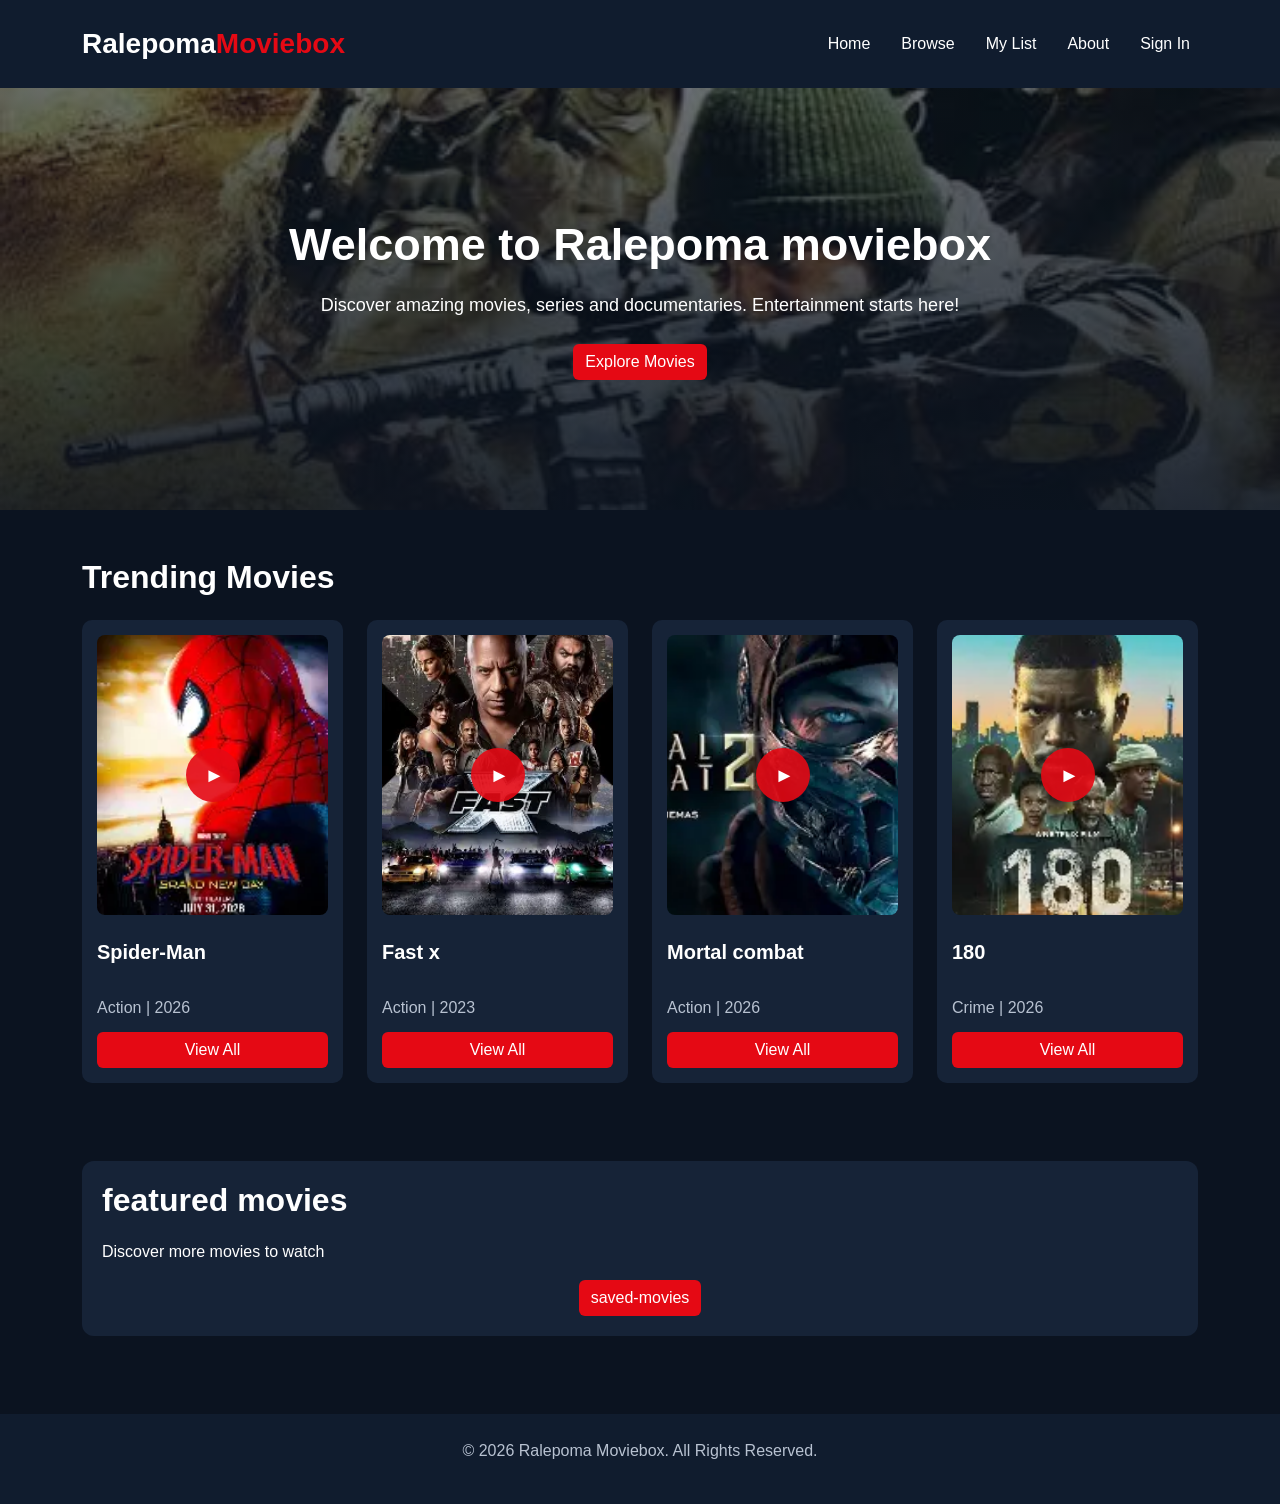
<file: index.html>
<!DOCTYPE html>
<html lang="en">

<head>

    <meta charset="UTF-8">
    <meta name="viewport" content="width=device-width, initial-scale=1.0">


    <title>Group E - Home</title>

    <!-- Bootstrap CSS -->
    <link href="https://cdn.jsdelivr.net/npm/bootstrap@5.3.3/dist/css/bootstrap.min.css" rel="stylesheet">

    <!-- My CSS -->
    <link rel="stylesheet" href="style.css">
</head>

<body>

    <!-- Navigation bar -->
    <nav class="navbar navbar-expand-lg navbar-dark">

        <div class="container">

            <a class="navbar-brand" href="index.html">
                Ralepoma<span>Moviebox</span>
            </a>

            <button class="navbar-toggler" type="button" data-bs-toggle="collapse" data-bs-target="#menu">

                <span class="navbar-toggler-icon"></span>

            </button>

            <div class="collapse navbar-collapse" id="menu">

                <ul class="navbar-nav ms-auto">

                    <li class="nav-item">
                        <a class="nav-link" href="index.html">Home</a>
                    </li>

                    <li class="nav-item">
                        <a class="nav-link" href="browse.html">Browse</a>
                    </li>

                    <li class="nav-item">
                        <a class="nav-link" href="mylist.html">My List</a>
                    </li>

                    <li class="nav-item">
                        <a class="nav-link" href="about.html">About</a>
                    </li>

                    <li class="nav-item">
                        <a class="nav-link" href="account.html">Sign In</a>
                    </li>

                </ul>

            </div>

        </div>

    </nav>


    <!-- Hero section -->
    <section class="hero">

        <div class="container">

            <h1>Welcome to Ralepoma moviebox</h1>

            <p>
                Discover amazing movies, series and documentaries.
                Entertainment starts here!
            </p>

            <a href="browse.html" class="btn btn-danger">
                Explore Movies
            </a>

        </div>

    </section>


    <!-- Trending section -->
    <section class="container mt-5">

        <h2>Trending Movies</h2>

        <div class="row mt-4">

            <div class="col-md-3">
                <div class="movie-card">
                    <div class="poster-wrapper" data-trailer="SPIDER-MAN.mp4">
                        <img src="spider man.webp" alt="Movie 1">
                        <span class="play-badge">&#9658;</span>
                    </div>
                    <h5>Spider-Man</h5>
                    <p>Action | 2026</p>
                    <a href="browse.html" class="btn btn-danger">
                        View All
                    </a>
                </div>
            </div>

            <div class="col-md-3">
                <div class="movie-card">
                    <div class="poster-wrapper" data-trailer="Fast_X__Part_2__2026__-_Vin_Diesel,_Dwayne_Johnson,_Jason_Statham___Concept_Trailer(360p).mp4">
                        <img src="fast x.webp" alt="Movie 2">
                        <span class="play-badge">&#9658;</span>
                    </div>
                    <h5>Fast x </h5>
                    <p>Action | 2023</p>
                    <a href="browse.html" class="btn btn-danger">
                        View All
                    </a>
                </div>
            </div>

            <div class="col-md-3">
                <div class="movie-card">
                    <div class="poster-wrapper" data-trailer="Mortal_Kombat_II___Official_Trailer_II(480p).mp4">
                        <img src="mortal combat.webp" alt="Movie 3">
                        <span class="play-badge">&#9658;</span>
                    </div>
                    <h5>Mortal combat</h5>
                    <p>Action | 2026</p>
                    <a href="browse.html" class="btn btn-danger">
                        View All
                    </a>
                </div>
            </div>

            <div class="col-md-3">
                <div class="movie-card">
                    <div class="poster-wrapper" data-trailer="iNumber_Number_-_G8(720p).mp4">
                        <img src="180.webp" alt="Movie 4">
                        <span class="play-badge">&#9658;</span>
                    </div>
                    <h5>180</h5>
                    <p>Crime | 2026</p>
                    <a href="browse.html" class="btn btn-danger">
                        View All
                    </a>
                </div>
            </div>

        </div>

    </section>

    <section class="container mt-5">
        <div class="large-container">
            <h2>featured movies</h2>
            <p>Discover more movies to watch</p>

            <center><a href="mylist.html" class="btn btn-danger">
                saved-movies
            </a></center>

        </div>
    </section>


    <!-- Footer -->
    <footer class="footer mt-5">

        <p>© 2026 Ralepoma Moviebox. All Rights Reserved.</p>

    </footer>


    <!-- Bootstrap JavaScript -->
    <script src="https://cdn.jsdelivr.net/npm/bootstrap@5.3.3/dist/js/bootstrap.bundle.min.js"></script>

    <script src="script.js"></script>

</body>

</html>
</file>
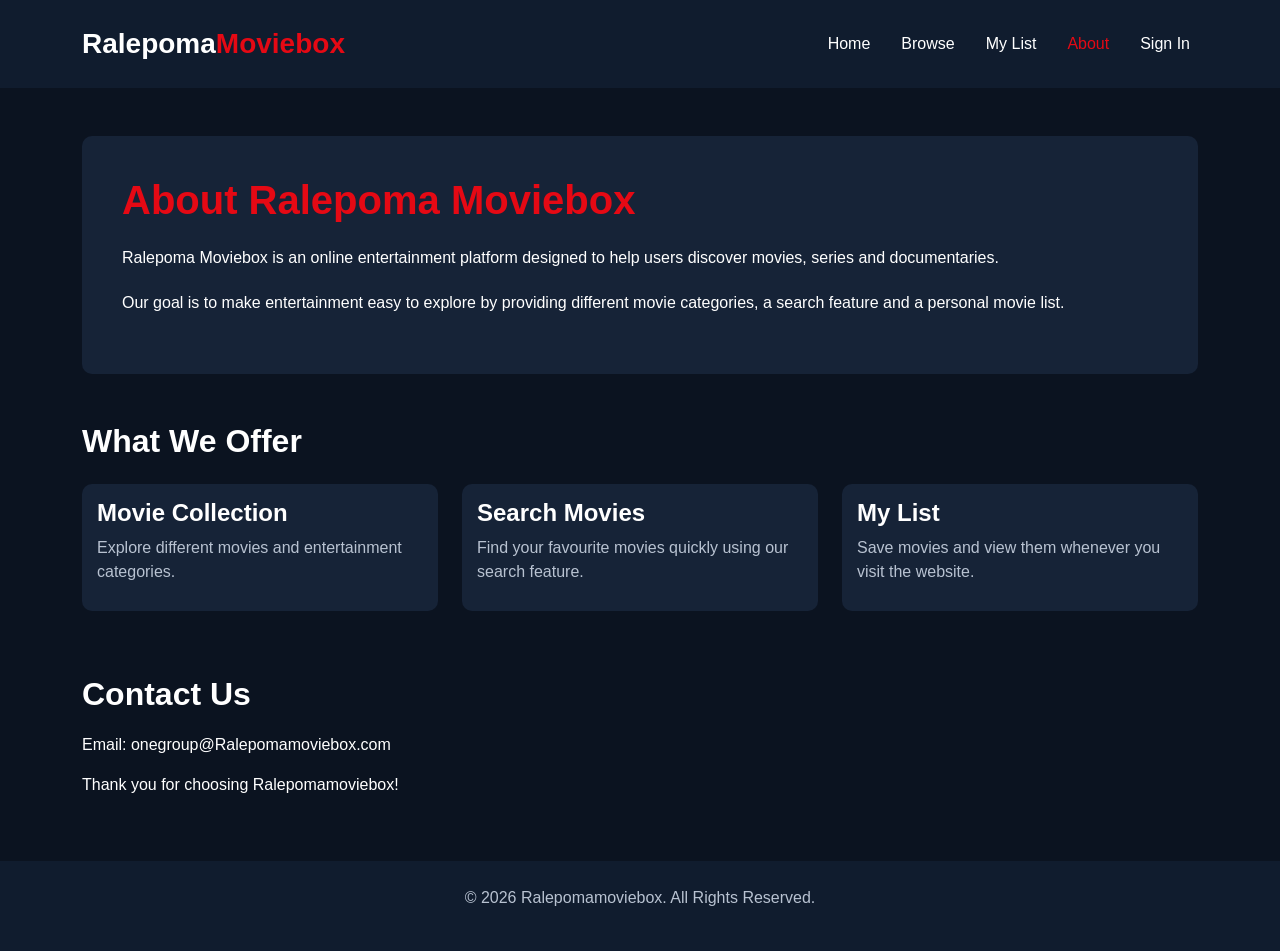
<file: about.html>
<!DOCTYPE html>
<html lang="en">

<head>

    <meta charset="UTF-8">
    <meta name="viewport" content="width=device-width, initial-scale=1.0">


    <title>Group E - About Us</title>

    <!-- Bootstrap CSS -->
    <link href="https://cdn.jsdelivr.net/npm/bootstrap@5.3.3/dist/css/bootstrap.min.css" rel="stylesheet">

    <!-- My CSS -->
    <link rel="stylesheet" href="style.css">
</head>

<body>

    <!-- Navigation bar -->
    <nav class="navbar navbar-expand-lg navbar-dark">

        <div class="container">

            <a class="navbar-brand" href="index.html">
                Ralepoma<span>Moviebox</span>
            </a>

            <button class="navbar-toggler" type="button"
                data-bs-toggle="collapse" data-bs-target="#menu">

                <span class="navbar-toggler-icon"></span>
            </button>

            <div class="collapse navbar-collapse" id="menu">

                <ul class="navbar-nav ms-auto">

                    <li class="nav-item">
                        <a class="nav-link" href="index.html">Home</a>
                    </li>

                    <li class="nav-item">
                        <a class="nav-link" href="browse.html">Browse</a>
                    </li>

                    <li class="nav-item">
                        <a class="nav-link" href="mylist.html">My List</a>
                    </li>

                    <li class="nav-item">
                        <a class="nav-link active" href="about.html">About</a>
                    </li>

                    <li class="nav-item">
                        <a class="nav-link" href="account.html">Sign In</a>
                    </li>

                </ul>
            </div>
        </div>
    </nav>


    <!-- About section -->
    <section class="container mt-5">

        <div class="about-content">

            <h1>About Ralepoma Moviebox</h1>

            <p>
                Ralepoma Moviebox is an online entertainment platform
                designed to help users discover movies,
                series and documentaries.
            </p>

            <p>
                Our goal is to make entertainment easy to explore
                by providing different movie categories,
                a search feature and a personal movie list.
            </p>

        </div>

    </section>


    <!-- Our services -->
    <section class="container mt-5">

        <h2>What We Offer</h2>

        <div class="row mt-4">

            <div class="col-md-4 mb-3">
                <div class="movie-card">
                    <h4>Movie Collection</h4>
                    <p>
                        Explore different movies and
                        entertainment categories.
                    </p>
                </div>
            </div>

            <div class="col-md-4 mb-3">
                <div class="movie-card">
                    <h4>Search Movies</h4>
                    <p>
                        Find your favourite movies
                        quickly using our search feature.
                    </p>
                </div>
            </div>

            <div class="col-md-4 mb-3">
                <div class="movie-card">
                    <h4>My List</h4>
                    <p>
                        Save movies and view them
                        whenever you visit the website.
                    </p>
                </div>
            </div>

        </div>

    </section>


    <!-- Contact section -->
    <section class="container mt-5">

        <h2>Contact Us</h2>

        <p>Email: onegroup@Ralepomamoviebox.com</p>

        <p>Thank you for choosing Ralepomamoviebox!</p>

    </section>


    <!-- Footer -->
    <footer class="footer mt-5">

        <p>© 2026 Ralepomamoviebox. All Rights Reserved.</p>

    </footer>


    <!-- Bootstrap JavaScript -->
    <script src="https://cdn.jsdelivr.net/npm/bootstrap@5.3.3/dist/js/bootstrap.bundle.min.js"></script>

    <script src="script.js"></script>

</body>
</html>
</file>
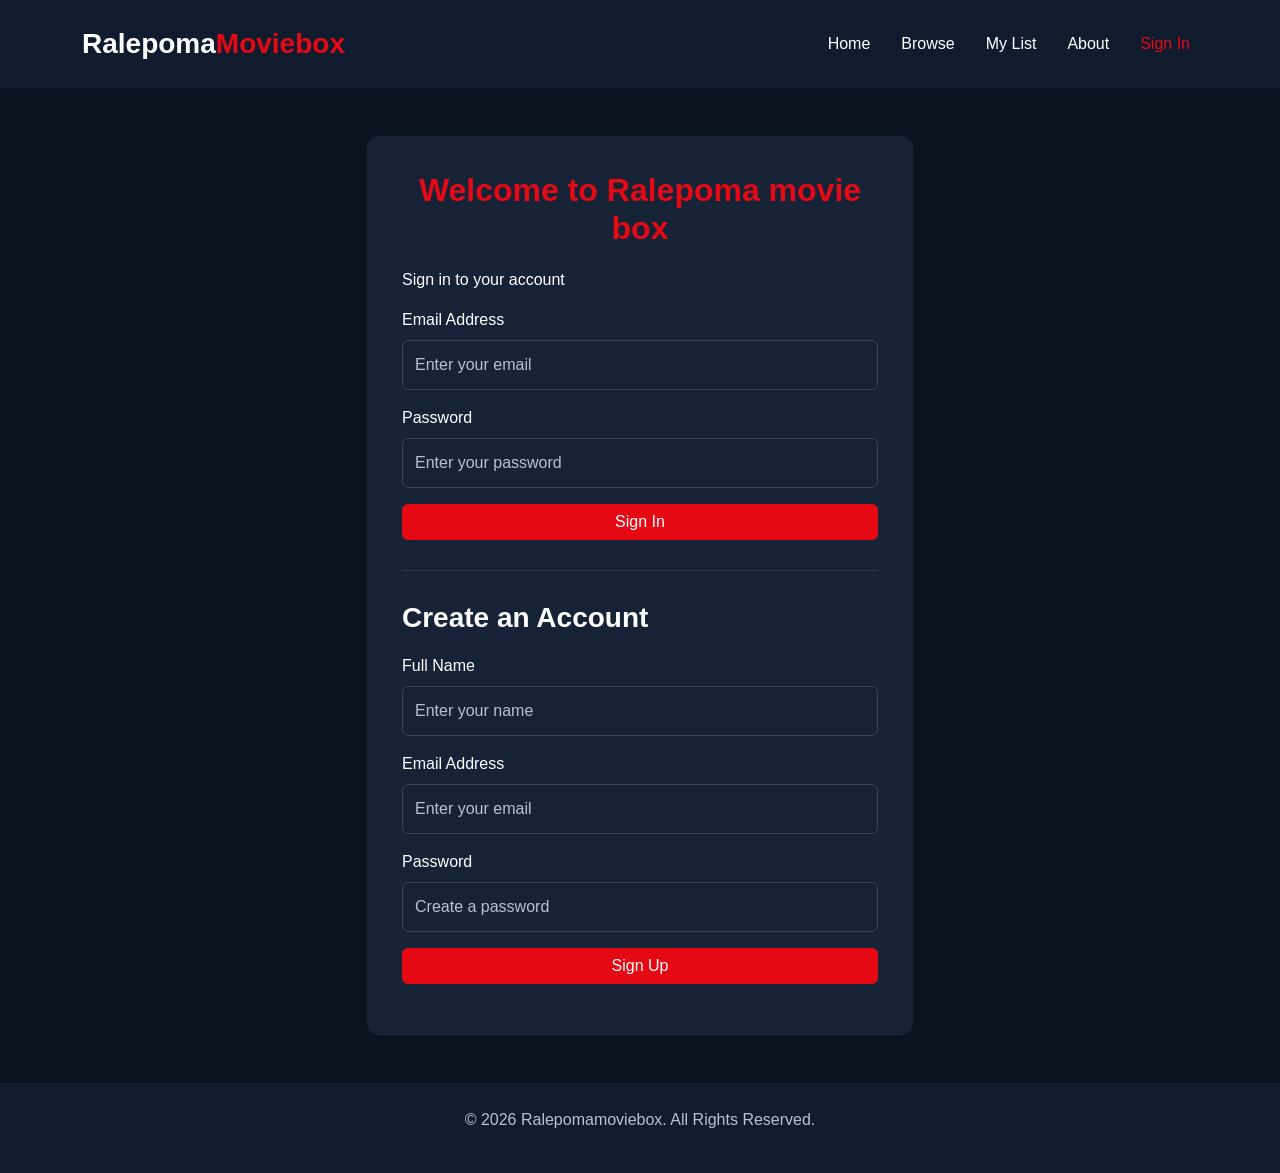
<file: account.html>
<!DOCTYPE html>
<html lang="en">

<head>
    <meta charset="UTF-8">
    <meta name="viewport" content="width=device-width, initial-scale=1.0">
    <title>Group E - Account</title>

    <!-- Bootstrap CSS -->
    <link href="https://cdn.jsdelivr.net/npm/bootstrap@5.3.3/dist/css/bootstrap.min.css" rel="stylesheet">

    <!-- My CSS -->
    <link rel="stylesheet" href="style.css">
</head>

<body>

    <!-- Navigation bar -->
    <nav class="navbar navbar-expand-lg navbar-dark">
        <div class="container">
            <a class="navbar-brand" href="index.html">
                Ralepoma<span>Moviebox</span>
            </a>

            <button class="navbar-toggler" type="button" data-bs-toggle="collapse" data-bs-target="#menu">
                <span class="navbar-toggler-icon"></span>
            </button>

            <div class="collapse navbar-collapse" id="menu">
                <ul class="navbar-nav ms-auto">
                    <li class="nav-item"><a class="nav-link" href="index.html">Home</a></li>
                    <li class="nav-item"><a class="nav-link" href="browse.html">Browse</a></li>
                    <li class="nav-item"><a class="nav-link" href="mylist.html">My List</a></li>
                    <li class="nav-item"><a class="nav-link" href="about.html">About</a></li>
                    <li class="nav-item"><a class="nav-link active" id="authLink" href="account.html">Sign In</a></li>
                </ul>
            </div>
        </div>
    </nav>


    <!-- Account section -->
    <section class="container mt-5 mb-5">
        <div class="row justify-content-center">
            <div class="col-md-6">
                <div class="account-box">

                    <h2>Welcome to Ralepoma movie box</h2>
                    <p>Sign in to your account</p>

                    <!-- Sign In Form -->
                    <form id="loginForm">
                        <div class="mb-3">
                            <label class="form-label">Email Address</label>
                            <input type="email" id="loginEmail" class="form-control" placeholder="Enter your email" name="Email" maxlength="40" required>
                        </div>

                        <div class="mb-3">
                            <label class="form-label">Password</label>
                            <input type="password" id="loginPassword" class="form-control" minlength="8" maxlength="15" name="password" placeholder="Enter your password" required>
                        </div>

                        <button type="submit" class="btn btn-danger w-100">
                            Sign In
                        </button>
                    </form>


                    <hr>


                    <!-- Sign Up Form -->
                    <h3>Create an Account</h3>

                    <form id="registerForm">
                        <div class="mb-3">
                            <label class="form-label">Full Name</label>
                            <input type="text" id="fullName" class="form-control" placeholder="Enter your name" name="Fullname" minlength="3" maxlength="50" required>
                        </div>

                        <div class="mb-3">
                            <label class="form-label">Email Address</label>
                            <input type="email" id="registerEmail" class="form-control" placeholder="Enter your email" maxlength="40" name="Email" required>
                        </div>

                        <div class="mb-3">
                            <label class="form-label">Password</label>
                            <input type="password" id="registerPassword" class="form-control" minlength="8" maxlength="15" name="password" placeholder="Create a password" required>
                        </div>

                        <button type="submit" class="btn btn-danger w-100">
                            Sign Up
                        </button>
                    </form>

                    <p id="accountMessage" class="mt-3"></p>

                </div>
            </div>
        </div>
    </section>


    <!-- Footer -->
    <footer class="footer">
        <p>© 2026 Ralepomamoviebox. All Rights Reserved.</p>
    </footer>


    <!-- Bootstrap JavaScript -->
    <script src="https://cdn.jsdelivr.net/npm/bootstrap@5.3.3/dist/js/bootstrap.bundle.min.js"></script>
    <script src="script.js"></script>

</body>

</html>
</file>
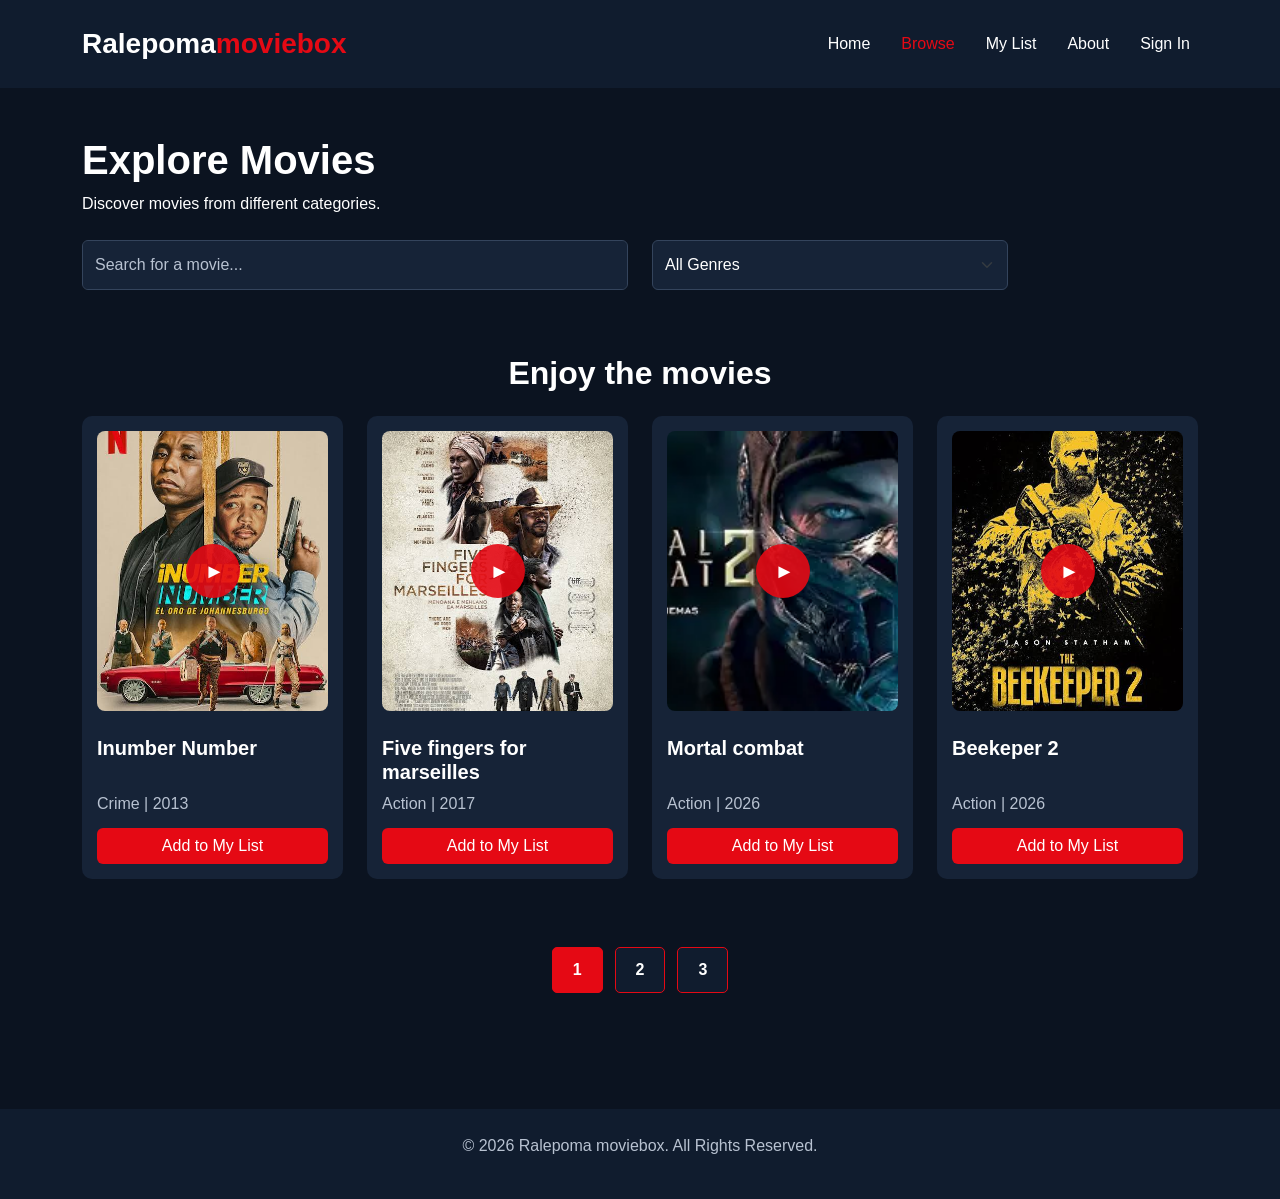
<file: browse.html>
<!DOCTYPE html>
<html lang="en">

<head>

    <meta charset="UTF-8">
    <meta name="viewport" content="width=device-width, initial-scale=1.0">

    <title>Group E - Browse</title>

    <!-- Bootstrap CSS -->
    <link href="https://cdn.jsdelivr.net/npm/bootstrap@5.3.3/dist/css/bootstrap.min.css" rel="stylesheet">

    <!-- My CSS -->
    <link rel="stylesheet" href="style.css">

</head>

<body>

    <!-- Navigation bar -->
    <nav class="navbar navbar-expand-lg navbar-dark">
        <div class="container">

            <a class="navbar-brand" href="index.html">
                Ralepoma<span>moviebox</span>
            </a>

            <button class="navbar-toggler" type="button"
                data-bs-toggle="collapse" data-bs-target="#menu">

                <span class="navbar-toggler-icon"></span>
            </button>

            <div class="collapse navbar-collapse" id="menu">

                <ul class="navbar-nav ms-auto">

                    <li class="nav-item">
                        <a class="nav-link" href="index.html">Home</a>
                    </li>

                    <li class="nav-item">
                        <a class="nav-link active" href="browse.html">Browse</a>
                    </li>

                    <li class="nav-item">
                        <a class="nav-link" href="mylist.html">My List</a>
                    </li>

                    <li class="nav-item">
                        <a class="nav-link" href="about.html">About</a>
                    </li>

                    <li class="nav-item">
                        <a class="nav-link" href="account.html">Sign In</a>
                    </li>

                </ul>
            </div>
        </div>
    </nav>


    <!-- Browse heading -->
    <section class="container mt-5">

        <h1>Explore Movies</h1>

        <p>Discover movies from different categories.</p>

        <!-- Search box -->
        <div class="row mt-4">

            <div class="col-md-6 mb-3">

                <input type="text" id="searchInput"
                    class="form-control"
                    placeholder="Search for a movie...">

            </div>

            <div class="col-md-4 mb-3">

                <select id="genreFilter" class="form-select">

                    <option value="all">All Genres</option>
                    <option value="Action">Action</option>
                    <option value="Drama">Drama</option>
                    <option value="Documentaries">Documentaries</option>
                    <option value="Romances">Romance</option>
                    <option value="Comedy">Comedy</option>
                    <option value="Crime">Crime</option>
                    <option value="Horror">Horror</option>

                </select>

            </div>

        </div>

    </section>


    <!-- Movie collection -->
    <section class="container mt-5">

        <h2 class="text-center">Enjoy the movies</h2>

        <!-- ALL MOVIES MUST BE INSIDE THIS ROW -->
        <div class="row mt-4" id="movieContainer">


            <!-- MOVIE 1 -->
            <div class="col-md-3 mb-4">
                <div class="movie-card" data-genre="Crime">
                    <div class="poster-wrapper" data-trailer="iNumber_Number_-_G8(720p).mp4">
                        <img src="inumbernumber.jpg" alt="Inumber Number">
                        <span class="play-badge">&#9658;</span>
                    </div>
                    <h5>Inumber Number</h5>
                    <p>Crime | 2013</p>
                    <button class="btn btn-danger add-btn" data-title="Inumber Number">
                        Add to My List
                    </button>
                </div>
            </div>


            <!-- MOVIE 2 -->
            <div class="col-md-3 mb-4">
                <div class="movie-card" data-genre="Action">
                    <div class="poster-wrapper" data-trailer="‘Five_Fingers_for_Marseilles’_Official_Trailer_HD(1080p).mp4">
                        <img src="fivefingers.jpg" alt="Five fingers for marseilles">
                        <span class="play-badge">&#9658;</span>
                    </div>
                    <h5>Five fingers for marseilles</h5>
                    <p>Action | 2017</p>
                    <button class="btn btn-danger add-btn" data-title="Five fingers for marseilles">
                        Add to My List
                    </button>
                </div>
            </div>


            <!-- MOVIE 3 -->
            <div class="col-md-3 mb-4">
                <div class="movie-card" data-genre="Action">
                    <div class="poster-wrapper" data-trailer="Mortal_Kombat_II___Official_Trailer_II(480p).mp4">
                        <img src="mortal combat.webp" alt="Mortal combat">
                        <span class="play-badge">&#9658;</span>
                    </div>
                    <h5>Mortal combat</h5>
                    <p>Action | 2026</p>
                    <button class="btn btn-danger add-btn" data-title="Mortal combat">
                        Add to My List
                    </button>
                </div>
            </div>


            <!-- MOVIE 4 -->
            <div class="col-md-3 mb-4">
                <div class="movie-card" data-genre="Action">
                    <div class="poster-wrapper" data-trailer="The_Beekeeper_2___Official_Teaser_Trailer(1080p).mp4">
                        <img src="Beekeeper2.jpg" alt="Beekeper 2">
                        <span class="play-badge">&#9658;</span>
                    </div>
                    <h5>Beekeper 2</h5>
                    <p>Action | 2026</p>
                    <button class="btn btn-danger add-btn" data-title="Beekeper 2">
                        Add to My List
                    </button>
                </div>
            </div>


            <!-- MOVIE 5 -->
            <div class="col-md-3 mb-4">
                <div class="movie-card" data-genre="Drama">
                    <div class="poster-wrapper" data-trailer="Bel-Air___Official_Trailer(480p).mp4">
                        <img src="Belair.jpg" alt="Bel-Air">
                        <span class="play-badge">&#9658;</span>
                    </div>
                    <h5>Bel-Air</h5>
                    <p>Drama | 2022-2025</p>
                    <button class="btn btn-danger add-btn" data-title="Bel-Air">
                        Add to My List
                    </button>
                </div>
            </div>


            <!-- MOVIE 6 -->
            <div class="col-md-3 mb-4">
                <div class="movie-card" data-genre="Action">
                    <div class="poster-wrapper" data-trailer="Fast_X__Part_2__2026__-_Vin_Diesel,_Dwayne_Johnson,_Jason_Statham___Concept_Trailer(360p).mp4">
                        <img src="fast x.webp" alt="Fast x">
                        <span class="play-badge">&#9658;</span>
                    </div>
                    <h5>Fast x</h5>
                    <p>Action | 2023</p>
                    <button class="btn btn-danger add-btn" data-title="Fast x">
                        Add to My List
                    </button>
                </div>
            </div>


            <!-- MOVIE 7 -->
            <div class="col-md-3 mb-4">
                <div class="movie-card" data-genre="Horror">
                    <div class="poster-wrapper" data-trailer="Drag_Me_To_Hell__2009__-_Official_Trailer__HD_(480p).mp4">
                        <img src="Dragmetohell.jpg" alt="Drag me to hell">
                        <span class="play-badge">&#9658;</span>
                    </div>
                    <h5>Drag me to hell</h5>
                    <p>Horror | 2009</p>
                    <button class="btn btn-danger add-btn" data-title="Drag me to hell">
                        Add to My List
                    </button>
                </div>
            </div>


            <!-- MOVIE 8 -->
            <div class="col-md-3 mb-4">
                <div class="movie-card" data-genre="Comedy">
                    <div class="poster-wrapper" data-trailer="Man_Vs_Bee___Official_Trailer___Netflix(720p).mp4">
                        <img src="BeevsHuman.jpg" alt="Bee vs Human">
                        <span class="play-badge">&#9658;</span>
                    </div>
                    <h5>Bee vs Human</h5>
                    <p>Comedy | 2020</p>
                    <button class="btn btn-danger add-btn" data-title="Bee vs Human">
                        Add to My List
                    </button>
                </div>
            </div>


            <!-- MOVIE 9 -->
            <div class="col-md-3 mb-4">
                <div class="movie-card" data-genre="Action">
                    <div class="poster-wrapper" data-trailer="John_Wick__Chapter_4.mp4">
                        <img src="jhonwick.jpg" alt="John-Wick">
                        <span class="play-badge">&#9658;</span>
                    </div>
                    <h5>John-Wick</h5>
                    <p>Action | 2022-2025</p>
                    <button class="btn btn-danger add-btn" data-title="John-Wick">
                        Add to My List
                    </button>
                </div>
            </div>


            <!-- MOVIE 10 -->
            <div class="col-md-3 mb-4">
                <div class="movie-card" data-genre="Action">
                    <div class="poster-wrapper" data-trailer="SPIDER-MAN.mp4">
                        <img src="spider man.webp" alt="Spider Man">
                        <span class="play-badge">&#9658;</span>
                    </div>
                    <h5>Spider Man</h5>
                    <p>Action | 2026</p>
                    <button class="btn btn-danger add-btn" data-title="Spider Man">
                        Add to My List
                    </button>
                </div>
            </div>


            <!-- MOVIE 11 -->
            <div class="col-md-3 mb-4">
                <div class="movie-card" data-genre="Documentaries">
                    <div class="poster-wrapper" data-trailer="Hacker__Trust_No_One__2021__[Trailer](360p).mp4">
                        <img src="hackers.jpg" alt="Hackers">
                        <span class="play-badge">&#9658;</span>
                    </div>
                    <h5>Hackers</h5>
                    <p>Documentaries | 2021</p>
                    <button class="btn btn-danger add-btn" data-title="Hackers">
                        Add to My List
                    </button>
                </div>
            </div>


            <!-- MOVIE 12 -->
            <div class="col-md-3 mb-4">
                <div class="movie-card" data-genre="Action">
                    <div class="poster-wrapper" data-trailer="From_the_World_of_John_Wick__Ballerina__2025__Official_Trailer_-_Ana_de_Armas(480p).mp4">
                        <img src="Bellarina.jpg" alt="Ballerina">
                        <span class="play-badge">&#9658;</span>
                    </div>
                    <h5>Ballerina</h5>
                    <p>Action | 2025</p>
                    <button class="btn btn-danger add-btn" data-title="Ballerina">
                        Add to My List
                    </button>
                </div>
            </div>

        </div>


        <!-- PAGINATION BUTTONS -->
        <div class="pagination-container text-center mt-4 mb-5">

            <button class="page-btn active" data-page="1">1</button>

            <button class="page-btn" data-page="2">2</button>

            <button class="page-btn" data-page="3">3</button>

        </div>

    </section>


    <!-- Footer -->
    <footer class="footer mt-5">

        <p>© 2026 Ralepoma moviebox. All Rights Reserved.</p>

    </footer>


    <!-- Bootstrap JavaScript -->
    <script src="https://cdn.jsdelivr.net/npm/bootstrap@5.3.3/dist/js/bootstrap.bundle.min.js"></script>

    <!-- My JavaScript -->
    <script src="script.js"></script>

</body>
</html>
</file>
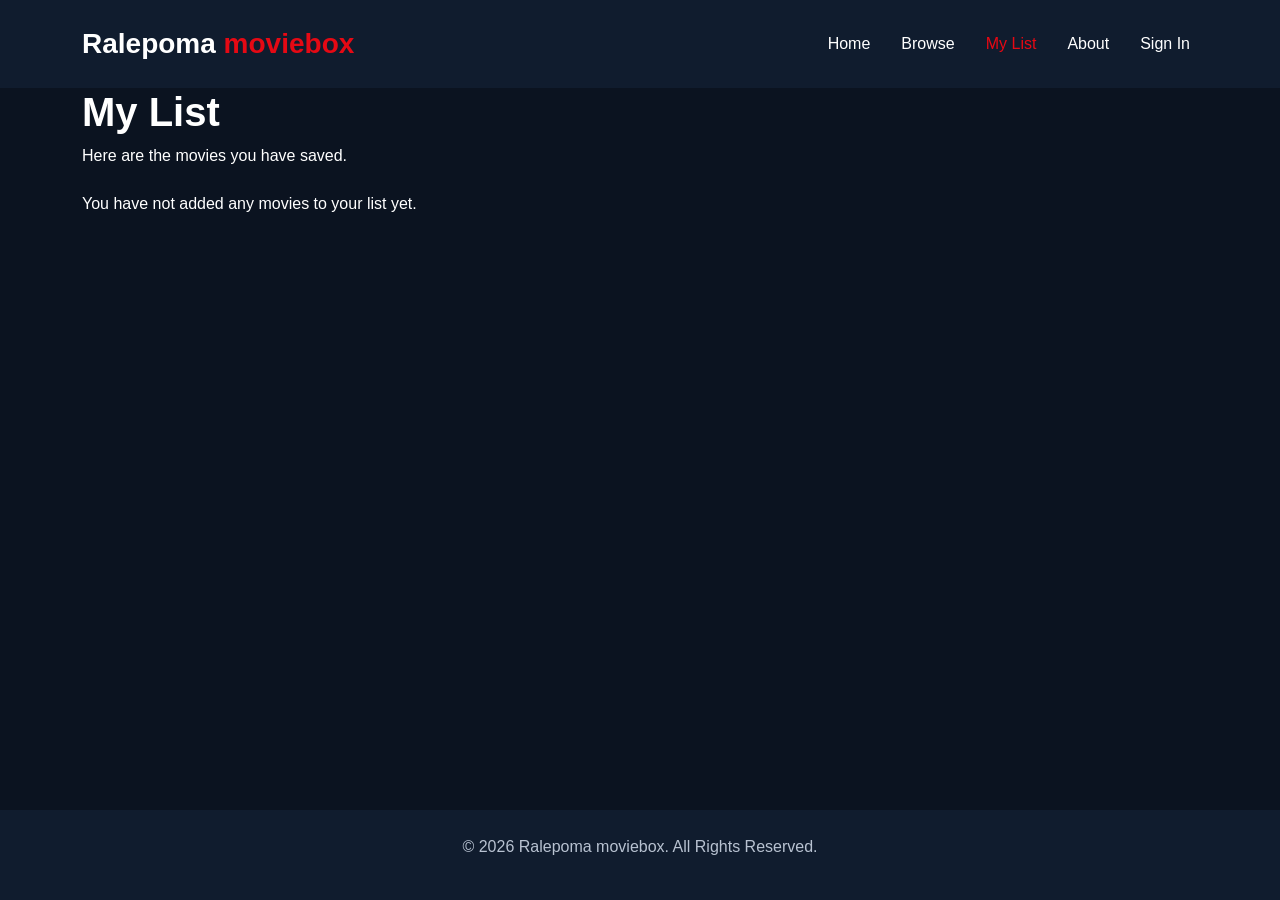
<file: mylist.html>
<!DOCTYPE html>
<html lang="en">

<head>

    <meta charset="UTF-8">
    <meta name="viewport" content="width=device-width, initial-scale=1.0">

    <title>Group E | My List</title>

    <!-- Bootstrap CSS -->
    <link href="https://cdn.jsdelivr.net/npm/bootstrap@5.3.3/dist/css/bootstrap.min.css" rel="stylesheet">

    <!-- External CSS -->
    <link rel="stylesheet" href="style.css">

</head>

<body>

    <!-- NAVIGATION BAR -->

    <nav class="navbar navbar-expand-lg navbar-dark">

        <div class="container">

            <a class="navbar-brand" href="index.html">
                Ralepoma <span>moviebox</span>
            </a>

            <button class="navbar-toggler"
                    type="button"
                    data-bs-toggle="collapse"
                    data-bs-target="#myNavbar"
                    aria-controls="myNavbar"
                    aria-expanded="false"
                    aria-label="Toggle navigation">

                <span class="navbar-toggler-icon"></span>

            </button>

            <div class="collapse navbar-collapse" id="myNavbar">

                <ul class="navbar-nav ms-auto">

                    <li class="nav-item">
                        <a class="nav-link" href="index.html">Home</a>
                    </li>

                    <li class="nav-item">
                        <a class="nav-link" href="browse.html">Browse</a>
                    </li>

                    <li class="nav-item">
                        <a class="nav-link active" href="mylist.html">My List</a>
                    </li>

                    <li class="nav-item">
                        <a class="nav-link" href="about.html">About</a>
                    </li>

                    <li class="nav-item">
                        <a class="nav-link" href="account.html">Sign In</a>
                    </li>

                </ul>

            </div>

        </div>

    </nav>


    <!-- MAIN CONTENT -->

    <main class="container mylist-main">

        <h1 class="page-title">My List</h1>

        <p class="description">
            Here are the movies you have saved.
        </p>

        <!-- SAVED MOVIES APPEAR HERE -->

        <div id="savedMovies" class="row mt-4 movie-container"></div>

        <!-- EMPTY MESSAGE -->

        <p id="emptyMessage">
            You have not added any movies to your list yet.
        </p>

    </main>


    <!-- FOOTER -->

    <footer class="footer">

        <p>
            © 2026 Ralepoma moviebox. All Rights Reserved.
        </p>

    </footer>


    <!-- BOOTSTRAP JAVASCRIPT -->

    <script src="https://cdn.jsdelivr.net/npm/bootstrap@5.3.3/dist/js/bootstrap.bundle.min.js"></script>

    <!-- YOUR JAVASCRIPT -->

    <script src="script.js"></script>

</body>

</html>
</file>
<file: style.css>
/* GENERAL STYLING */

* {
    margin: 0;
    padding: 0;
    box-sizing: border-box;
}

html, body {
    min-height: 100%;
}

body {
    background-color: #0b1320;
    color: white;
    font-family: Arial, sans-serif;
    min-height: 100vh;
    display: flex;
    flex-direction: column;
}


/* NAVIGATION BAR */

.navbar {
    background-color: #101c2e;
    padding: 18px 0;
    flex-shrink: 0;
}

.navbar-brand {
    font-size: 28px;
    font-weight: bold;
    color: white;
}

.navbar-brand span {
    color: #e50914;
}

.nav-link {
    color: white !important;
    margin-left: 15px;
    transition: 0.3s;
}

.nav-link:hover,
.nav-link.active {
    color: #e50914 !important;
}


/* MAIN CONTENT */

main {
    flex: 1 0 auto;
    width: 100%;
}


/* HERO SECTION */

.hero {
    background: linear-gradient(
        rgba(11, 19, 32, 0.6),
        rgba(11, 19, 32, 0.9)
    ),
    url("newhero.jpg");

    background-size: cover;
    background-position: center;
    padding: 130px 20px;
    text-align: center;
}

.hero h1 {
    font-size: 45px;
    font-weight: bold;
    margin-bottom: 20px;
}

.hero p {
    font-size: 18px;
    margin-bottom: 25px;
}


/* HEADINGS */

h1, h2, h3, h4, h5 {
    font-weight: bold;
}

h2 {
    margin-bottom: 20px;
}


/* LARGE CONTAINER */

.large-container {
    width: 100%;
    max-width: 1200px;
    margin: 30px auto;
    background-color: #162337;
    border-radius: 12px;
    padding: 20px;
    color: white;
}


/* MOVIE CARDS */

.movie-card {
    background-color: #162337;
    padding: 15px;
    border-radius: 10px;
    height: 100%;
    width: 100%;
    min-width: 0;
    overflow: hidden;
    transition: 0.3s;

    /* ALIGN CARD CONTENT */
    display: flex;
    flex-direction: column;
}

.movie-card:hover {
    transform: translateY(-5px);
}

.movie-card h5 {
    margin-top: 10px;
    min-height: 48px;
}

.movie-card p {
    color: #b8c2d1;
    margin-bottom: 12px;
}


/* POSTER TO TRAILER WRAPPER */

.poster-wrapper {
    position: relative;
    width: 100%;
    height: 280px;
    border-radius: 8px;
    overflow: hidden;
    margin-bottom: 15px;
    cursor: pointer;
    background-color: #000;
}

.poster-wrapper img {
    width: 100%;
    height: 100%;
    object-fit: cover;
    margin-bottom: 0;
    transition: transform 0.3s ease, opacity 0.3s ease;
}

.poster-wrapper:hover img {
    transform: scale(1.05);
    opacity: 0.75;
}

.play-badge {
    position: absolute;
    top: 50%;
    left: 50%;
    transform: translate(-50%, -50%);
    width: 54px;
    height: 54px;
    background-color: rgba(229, 9, 20, 0.9);
    color: white;
    border-radius: 50%;
    display: flex;
    align-items: center;
    justify-content: center;
    font-size: 20px;
    padding-left: 4px;
    pointer-events: none;
    transition: transform 0.2s ease, background-color 0.2s ease;
}

.poster-wrapper:hover .play-badge {
    background-color: #e50914;
    transform: translate(-50%, -50%) scale(1.1);
}

.poster-wrapper video {
    width: 100%;
    height: 100%;
    object-fit: cover;
    border-radius: 8px;
}


/* ADD TO MY LIST BUTTONS */

.movie-card .add-btn {
    width: 100%;
    margin-top: auto;
    align-self: stretch;
}


/* BUTTONS */

.btn-danger {
    background-color: #e50914;
    border: none;
}

.btn-danger:hover {
    background-color: #b20710;
}


/* SEARCH AND FILTER */

.form-control,
.form-select {
    background-color: #162337;
    color: white;
    border: 1px solid #34445c;
    padding: 12px;
}

.form-control::placeholder {
    color: #b8c2d1;
}

.form-control:focus,
.form-select:focus {
    background-color: #162337;
    color: white;
    border-color: #e50914;
    box-shadow: none;
}

.form-select option {
    background-color: #162337;
    color: white;
}


/* PAGINATION */

.pagination-container {
    display: flex;
    justify-content: center;
    align-items: center;
    gap: 12px;
    padding: 20px 0;
    flex-wrap: wrap;
}

.page-btn {
    background-color: #101c2e;
    color: white;
    border: 1px solid #e50914;
    padding: 10px 20px;
    border-radius: 5px;
    cursor: pointer;
    font-size: 16px;
    font-weight: bold;
    transition: 0.3s;
}

.page-btn:hover {
    background-color: #b20710;
    color: white;
}

.page-btn.active {
    background-color: #e50914;
    color: white;
    border-color: #e50914;
}

.page-btn:focus {
    outline: none;
    box-shadow: 0 0 5px #e50914;
}


/* ABOUT PAGE */

.about-content {
    background-color: #162337;
    padding: 40px;
    border-radius: 10px;
    line-height: 1.8;
}

.about-content h1 {
    color: #e50914;
    margin-bottom: 20px;
}


/* ACCOUNT PAGE */

.account-box {
    background-color: #162337;
    padding: 35px;
    border-radius: 12px;
}

.account-box h2 {
    color: #e50914;
    text-align: center;
}

.account-box h3 {
    margin-bottom: 20px;
}

.account-box hr {
    border-color: #718096;
    margin: 30px 0;
}

.account-box label {
    color: white;
}


/* FOOTER */

.footer {
    background-color: #101c2e;
    text-align: center;
    padding: 25px;
    margin-top: auto;
    color: #b8c2d1;
    width: 100%;
    flex-shrink: 0;
}


/* TABLETS */

@media (max-width: 991px) {
    .poster-wrapper {
        height: 240px;
    }
}


/* MOBILE PHONES */

@media (max-width: 767px) {
    .hero {
        padding: 80px 15px;
    }

    .hero h1 {
        font-size: 32px;
    }

    .hero p {
        font-size: 16px;
    }

    .movie-card {
        margin-bottom: 15px;
    }

    .poster-wrapper {
        height: 260px;
    }

    .about-content {
        padding: 20px;
    }

    .account-box {
        padding: 20px;
    }

    .navbar-nav .nav-link {
        margin-left: 0;
    }
}
</file>
